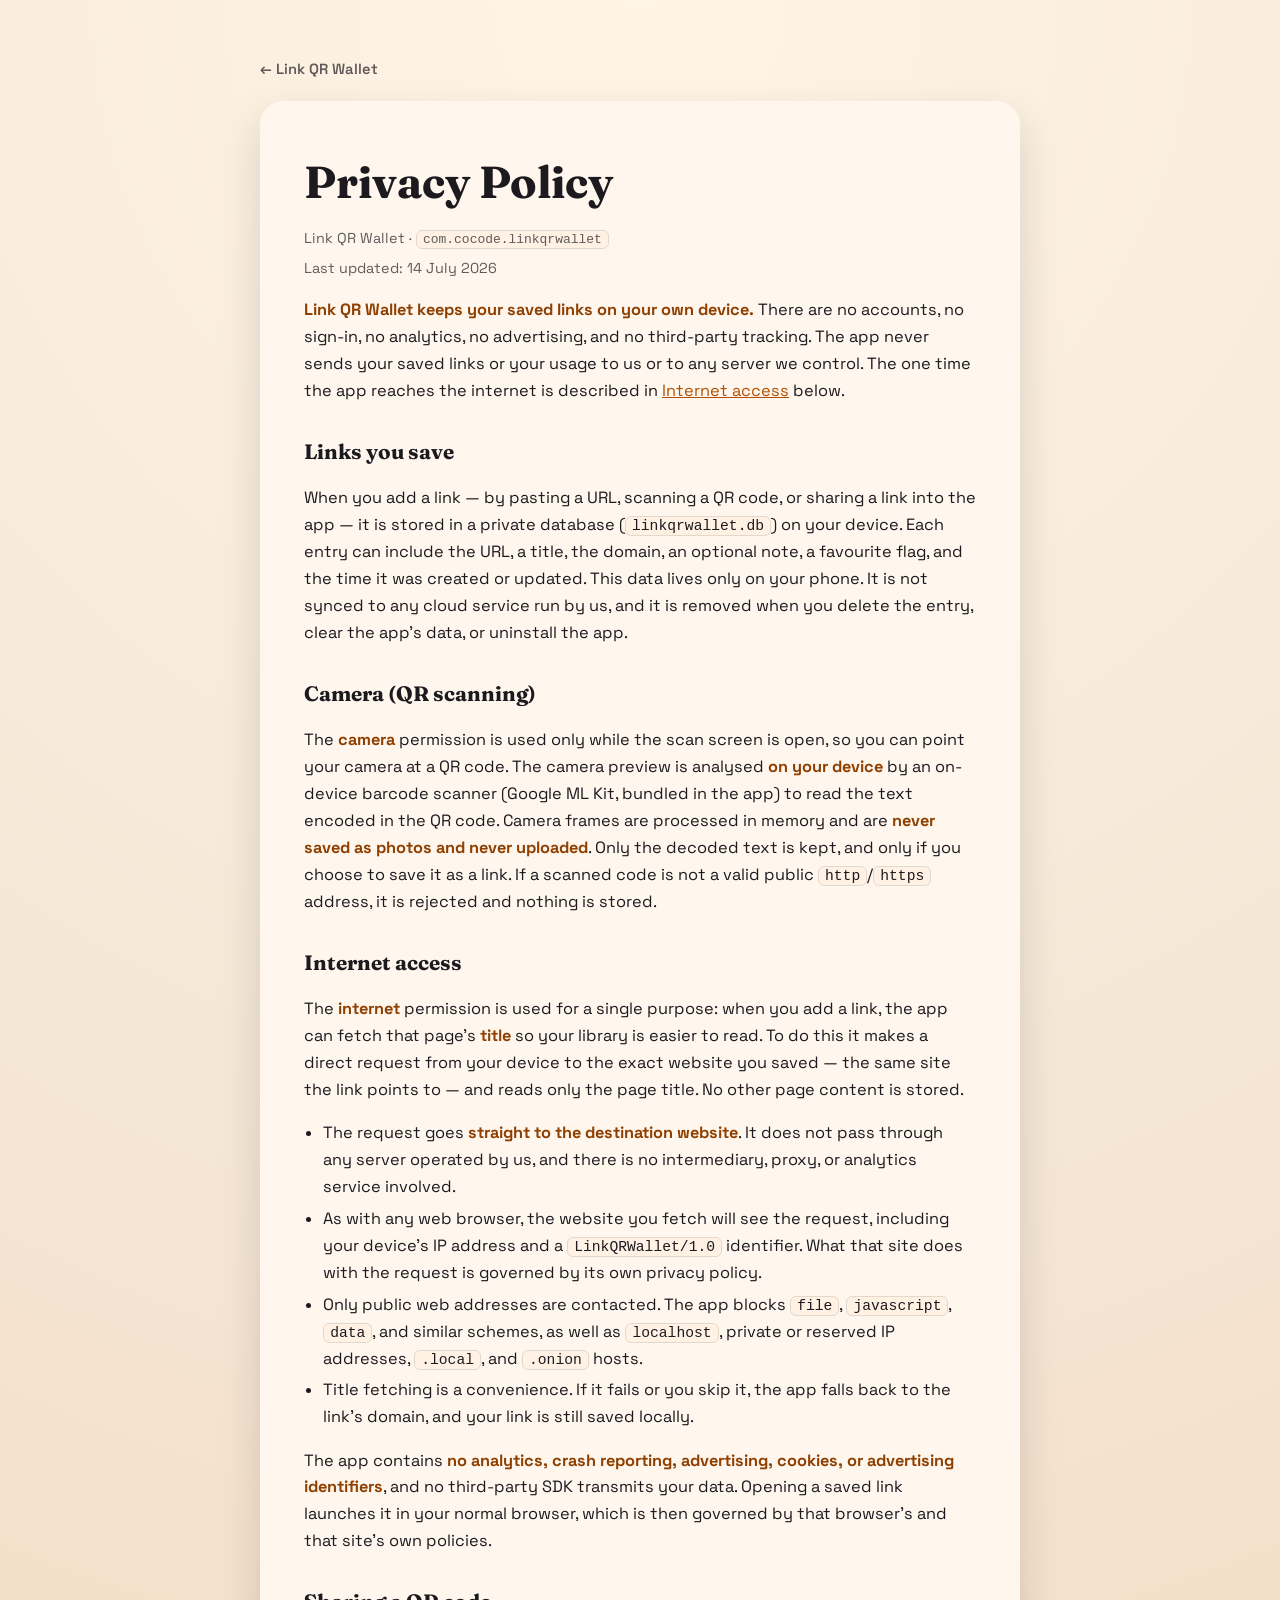
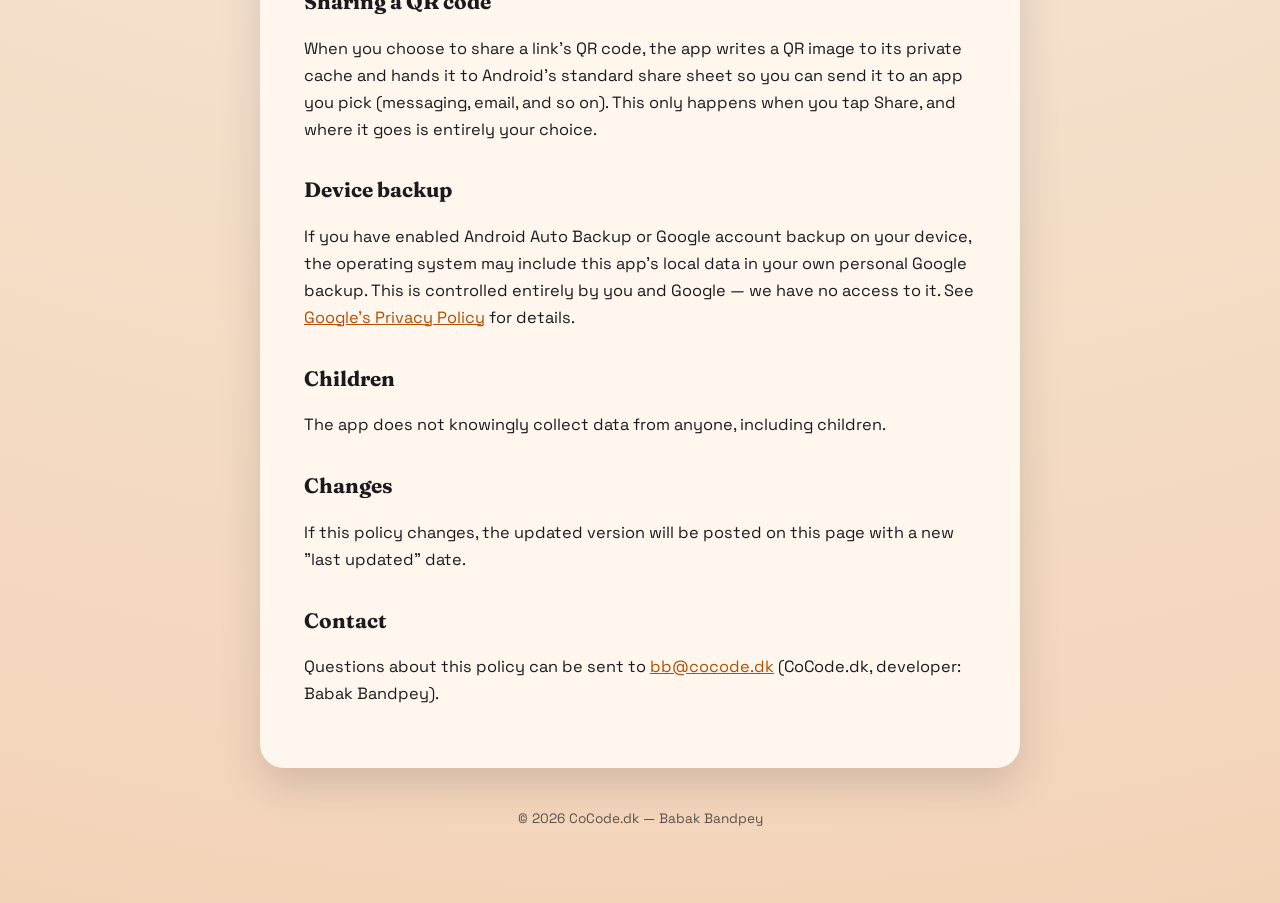
<file: docs/privacy.html>
<!doctype html>
<html lang="en">
  <head>
    <meta charset="utf-8" />
    <meta name="viewport" content="width=device-width, initial-scale=1" />
    <title>Privacy Policy | Link QR Wallet</title>
    <meta
      name="description"
      content="Privacy policy for Link QR Wallet (com.cocode.linkqrwallet): your saved links stay on your device; the only network use is fetching a page title from the site you save."
    />
    <meta name="robots" content="index, follow" />
    <link rel="canonical" href="https://cocodedk.github.io/LinkQRWallet/privacy.html" />
    <link rel="icon" type="image/svg+xml" href="favicon.svg" />
    <style>
      @import url("https://fonts.googleapis.com/css2?family=Fraunces:wght@500;700&family=Space+Grotesk:wght@400;600&display=swap");
      :root {
        color-scheme: light;
        --bg: #f5e7d6;
        --text: #1c1a1f;
        --accent: #ff7a1a;
        --card: #fff7ee;
        --muted: rgba(28, 26, 31, 0.7);
        --shadow: rgba(28, 26, 31, 0.15);
      }
      * {
        box-sizing: border-box;
      }
      body {
        margin: 0;
        font-family: "Space Grotesk", "Helvetica", sans-serif;
        background:
          radial-gradient(circle at top, #fff4e6 0%, var(--bg) 45%, #f3d3b8 100%),
          linear-gradient(120deg, #f7e2cb 0%, #fcebd8 60%, #f5d0ae 100%);
        color: var(--text);
        line-height: 1.65;
      }
      .wrap {
        width: min(760px, 92vw);
        margin: 0 auto;
        padding: 56px 0 72px;
      }
      .back {
        display: inline-block;
        margin-bottom: 20px;
        color: var(--muted);
        text-decoration: none;
        font-size: 0.92rem;
        font-weight: 600;
      }
      .back:hover {
        color: var(--text);
      }
      .card {
        background: var(--card);
        border-radius: 24px;
        box-shadow: 0 18px 40px var(--shadow);
        padding: clamp(24px, 5vw, 44px);
      }
      h1 {
        font-family: "Fraunces", "Georgia", serif;
        font-size: clamp(2rem, 4.5vw, 2.8rem);
        margin: 0 0 8px;
      }
      h2 {
        font-family: "Fraunces", "Georgia", serif;
        font-weight: 700;
        font-size: 1.3rem;
        margin: 30px 0 8px;
      }
      p,
      li {
        font-size: 1.02rem;
      }
      .meta {
        color: var(--muted);
        font-size: 0.9rem;
        margin: 0 0 6px;
      }
      code {
        background: #fff2e4;
        border: 1px solid rgba(27, 27, 27, 0.12);
        border-radius: 6px;
        padding: 1px 6px;
        font-size: 0.9em;
      }
      a {
        color: #b24f00;
      }
      strong {
        color: #8f3f00;
      }
      ul {
        padding-inline-start: 1.2em;
      }
      li {
        margin: 5px 0;
      }
      .divider {
        height: 1px;
        background: linear-gradient(90deg, transparent, rgba(28, 26, 31, 0.18), transparent);
        margin: 40px 0;
      }
      footer {
        margin-top: 40px;
        text-align: center;
        color: var(--muted);
        font-size: 0.85rem;
      }
    </style>
  </head>
  <body>
    <main class="wrap">
      <a class="back" href="./index.html">&larr; Link QR Wallet</a>
      <div class="card">
        <h1>Privacy Policy</h1>
        <p class="meta">Link QR Wallet &middot; <code>com.cocode.linkqrwallet</code></p>
        <p class="meta">Last updated: 14 July 2026</p>

        <p>
          <strong>Link QR Wallet keeps your saved links on your own device.</strong>
          There are no accounts, no sign-in, no analytics, no advertising, and no
          third-party tracking. The app never sends your saved links or your usage to
          us or to any server we control. The one time the app reaches the internet is
          described in <a href="#network">Internet access</a> below.
        </p>

        <h2>Links you save</h2>
        <p>
          When you add a link — by pasting a URL, scanning a QR code, or sharing a link
          into the app — it is stored in a private database
          (<code>linkqrwallet.db</code>) on your device. Each entry can include the
          URL, a title, the domain, an optional note, a favourite flag, and the time it
          was created or updated. This data lives only on your phone. It is not synced
          to any cloud service run by us, and it is removed when you delete the entry,
          clear the app's data, or uninstall the app.
        </p>

        <h2>Camera (QR scanning)</h2>
        <p>
          The <strong>camera</strong> permission is used only while the scan screen is
          open, so you can point your camera at a QR code. The camera preview is
          analysed <strong>on your device</strong> by an on-device barcode scanner
          (Google ML Kit, bundled in the app) to read the text encoded in the QR code.
          Camera frames are processed in memory and are <strong>never saved as
          photos and never uploaded</strong>. Only the decoded text is kept, and only
          if you choose to save it as a link. If a scanned code is not a valid public
          <code>http</code>/<code>https</code> address, it is rejected and nothing is
          stored.
        </p>

        <h2 id="network">Internet access</h2>
        <p>
          The <strong>internet</strong> permission is used for a single purpose: when
          you add a link, the app can fetch that page's <strong>title</strong> so your
          library is easier to read. To do this it makes a direct request from your
          device to the exact website you saved — the same site the link points to —
          and reads only the page title. No other page content is stored.
        </p>
        <ul>
          <li>
            The request goes <strong>straight to the destination website</strong>. It
            does not pass through any server operated by us, and there is no
            intermediary, proxy, or analytics service involved.
          </li>
          <li>
            As with any web browser, the website you fetch will see the request,
            including your device's IP address and a
            <code>LinkQRWallet/1.0</code> identifier. What that site does with the
            request is governed by its own privacy policy.
          </li>
          <li>
            Only public web addresses are contacted. The app blocks
            <code>file</code>, <code>javascript</code>, <code>data</code>, and similar
            schemes, as well as <code>localhost</code>, private or reserved IP
            addresses, <code>.local</code>, and <code>.onion</code> hosts.
          </li>
          <li>
            Title fetching is a convenience. If it fails or you skip it, the app falls
            back to the link's domain, and your link is still saved locally.
          </li>
        </ul>
        <p>
          The app contains <strong>no analytics, crash reporting, advertising, cookies,
          or advertising identifiers</strong>, and no third-party SDK transmits your
          data. Opening a saved link launches it in your normal browser, which is then
          governed by that browser's and that site's own policies.
        </p>

        <h2>Sharing a QR code</h2>
        <p>
          When you choose to share a link's QR code, the app writes a QR image to its
          private cache and hands it to Android's standard share sheet so you can send
          it to an app you pick (messaging, email, and so on). This only happens when
          you tap Share, and where it goes is entirely your choice.
        </p>

        <h2>Device backup</h2>
        <p>
          If you have enabled Android Auto Backup or Google account backup on your
          device, the operating system may include this app's local data in your own
          personal Google backup. This is controlled entirely by you and Google — we
          have no access to it. See
          <a href="https://policies.google.com/privacy" rel="noopener" target="_blank">Google's Privacy Policy</a>
          for details.
        </p>

        <h2>Children</h2>
        <p>The app does not knowingly collect data from anyone, including children.</p>

        <h2>Changes</h2>
        <p>
          If this policy changes, the updated version will be posted on this page with a
          new "last updated" date.
        </p>

        <h2>Contact</h2>
        <p>
          Questions about this policy can be sent to
          <a href="mailto:bb@cocode.dk">bb@cocode.dk</a> (CoCode.dk, developer: Babak
          Bandpey).
        </p>
      </div>
      <footer>© 2026 CoCode.dk — Babak Bandpey</footer>
    </main>
  </body>
</html>
</file>
